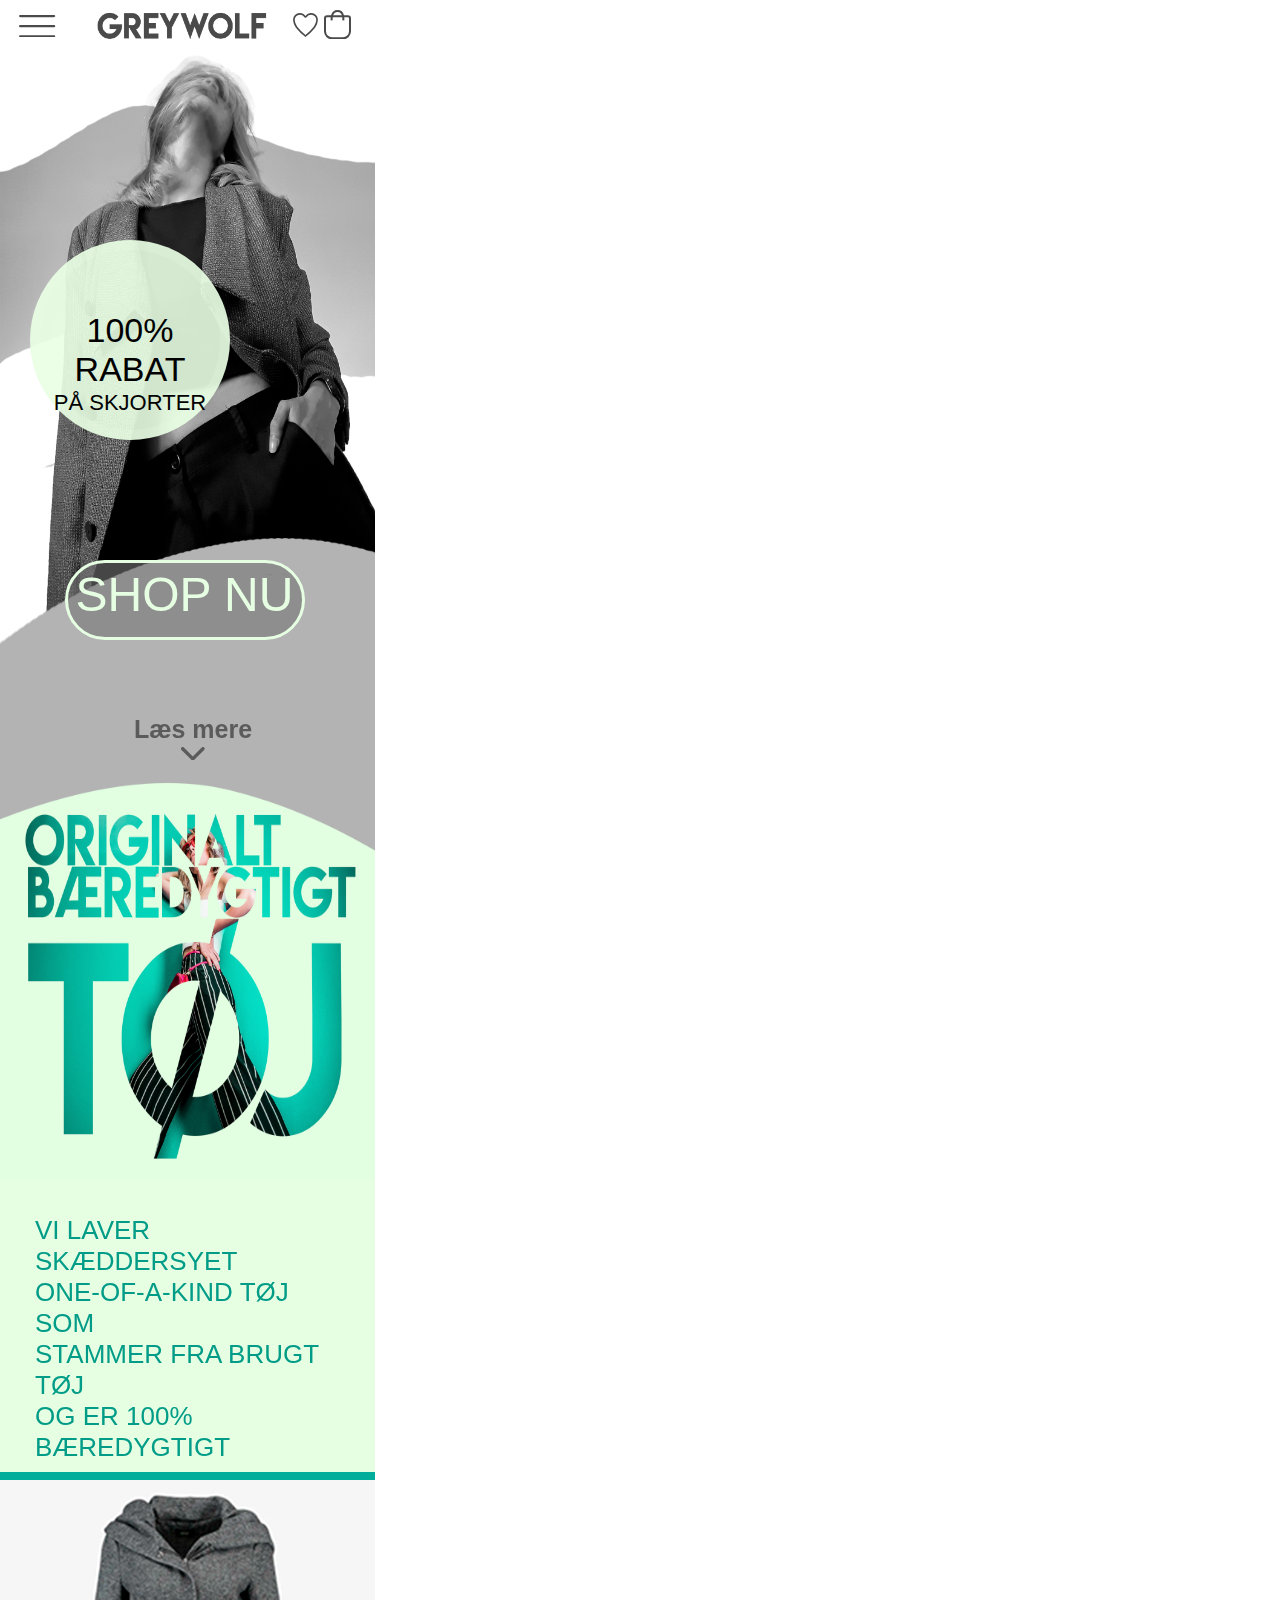
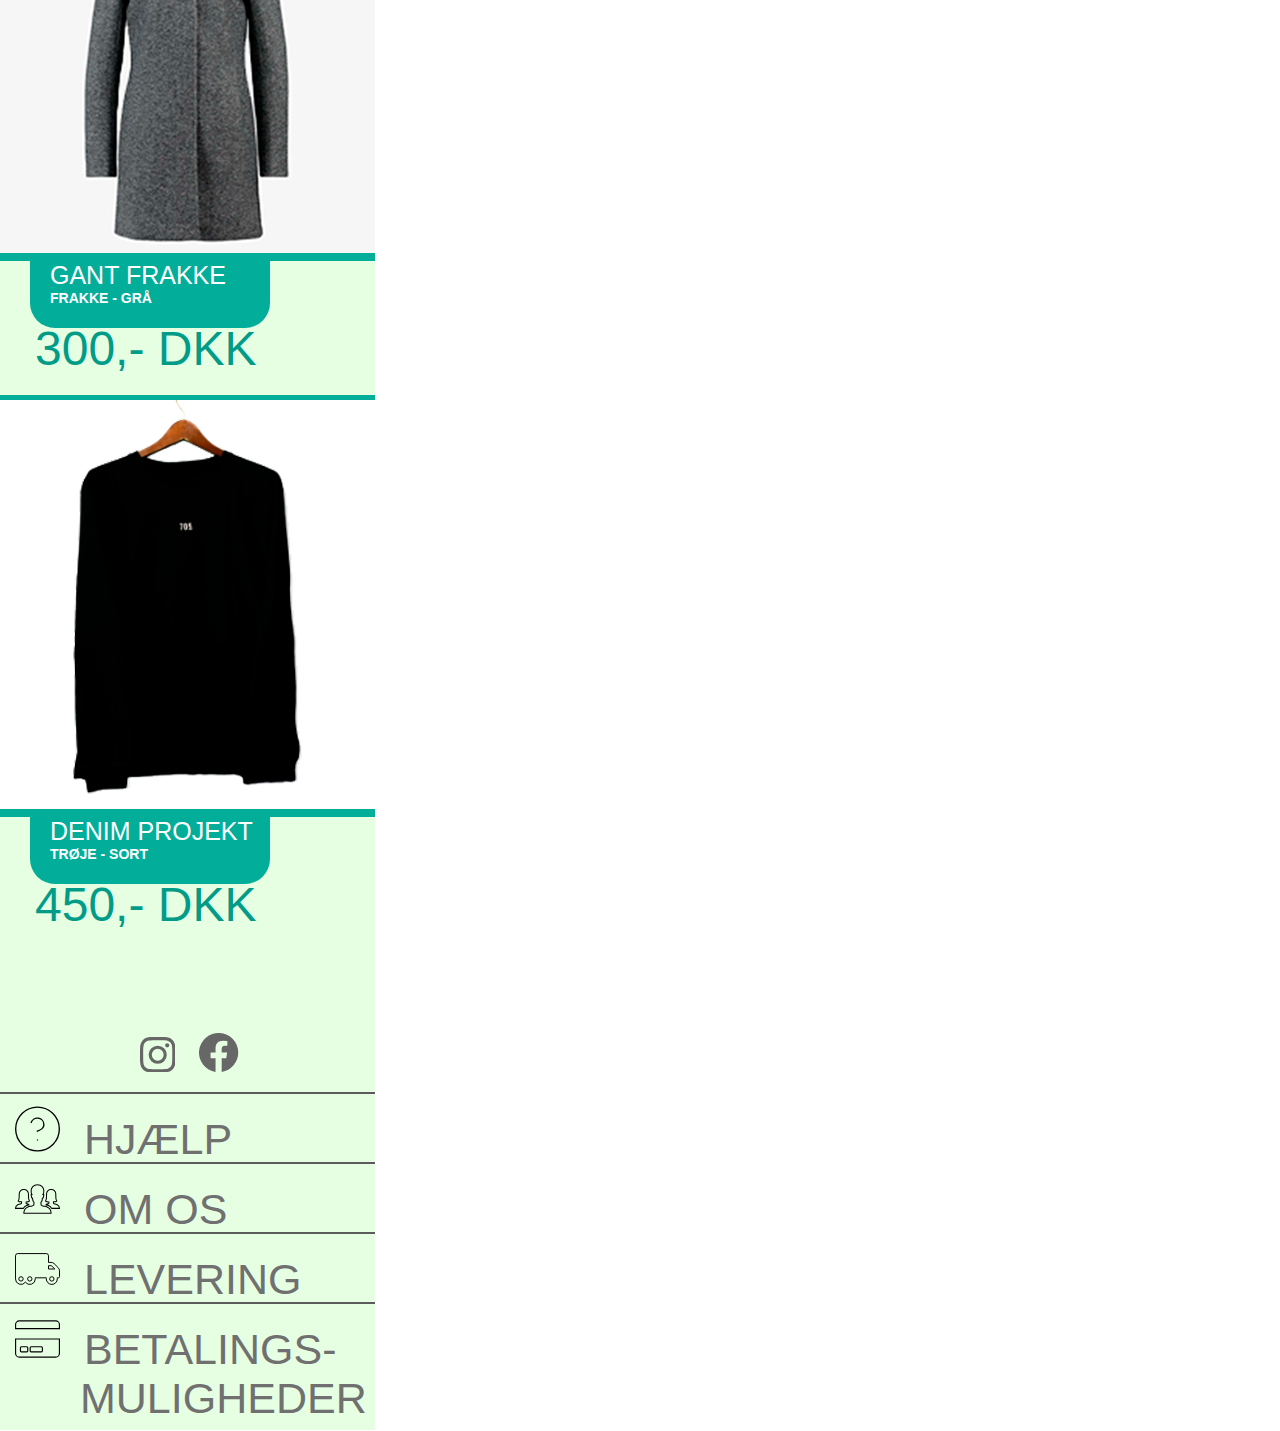
<file: GreyWolf/index.html>
﻿<!DOCTYPE html>

<html lang="en" xmlns="http://www.w3.org/1999/xhtml">
<head>
    <meta charset="utf-8" />
    <meta name="viewport" content="width=device-width, initial-scale=1.0">
    <link rel="stylesheet" href="Style/Style1.css" type="text/css">
    <link rel="icon" href="Images/icon.png" type="image/png">
    <script src="js/Scroll.js"></script>
    <title>Grey Wolf</title>
</head>
<body>
    <header>
        <nav>
            <ul>
                <li id="floatleft">
                    <a href=""><svg xmlns="http://www.w3.org/2000/svg" width="36.273" height="22.45" viewBox="0 0 36.273 22.45">
                        <g id="Icon_ionic-ios-menu" data-name="Icon ionic-ios-menu" transform="translate(-4.5 -10.125)">
                          <path id="Path_9" data-name="Path 9" d="M39.261,12.331H6.011c-.831,0-1.511-.5-1.511-1.1h0c0-.607.68-1.1,1.511-1.1h33.25c.831,0,1.511.5,1.511,1.1h0C40.773,11.834,40.092,12.331,39.261,12.331Z" fill="#4b4a4a"/>
                          <path id="Path_10" data-name="Path 10" d="M39.261,19.081H6.011c-.831,0-1.511-.5-1.511-1.1h0c0-.607.68-1.1,1.511-1.1h33.25c.831,0,1.511.5,1.511,1.1h0C40.773,18.584,40.092,19.081,39.261,19.081Z" transform="translate(0 3.372)" fill="#4b4a4a"/>
                          <path id="Path_11" data-name="Path 11" d="M39.261,25.831H6.011c-.831,0-1.511-.5-1.511-1.1h0c0-.607.68-1.1,1.511-1.1h33.25c.831,0,1.511.5,1.511,1.1h0C40.773,25.334,40.092,25.831,39.261,25.831Z" transform="translate(0 6.744)" fill="#4b4a4a"/>
                        </g>
                      </svg>
                      </a>
                </li>
                <li id="headerLogo">
                    <img src="Images/greywolflogo.png" alt="GWlogo">
                </li>
                <li>
                    <a href="about.html"><svg xmlns="http://www.w3.org/2000/svg" width="27" height="29.317" viewBox="0 0 27 29.317">
                        <g id="Group_1" data-name="Group 1" transform="translate(-82 -14.683)">
                          <g id="Rectangle_43" data-name="Rectangle 43" transform="translate(82 20)" fill="none" stroke="#4b4a4a" stroke-width="2">
                            <path d="M3,0H24a3,3,0,0,1,3,3V16a8,8,0,0,1-8,8H8a8,8,0,0,1-8-8V3A3,3,0,0,1,3,0Z" stroke="none"/>
                            <path d="M3,1H24a2,2,0,0,1,2,2V16a7,7,0,0,1-7,7H8a7,7,0,0,1-7-7V3A2,2,0,0,1,3,1Z" fill="none"/>
                          </g>
                          <path id="Path_12" data-name="Path 12" d="M915.728,26.114s-1.161-9.357,5.8-9.43,5.731,9.43,5.731,9.43" transform="translate(-826 -1)" fill="none" stroke="#4b4a4a" stroke-width="2"/>
                        </g>
                      </svg>
                      </a>
                </li>
                <li>
                    <a href="gallery.html"><svg xmlns="http://www.w3.org/2000/svg" width="24.96" height="24" viewBox="0 0 24.96 24">
                        <path id="Icon_ionic-ios-heart-empty" data-name="Icon ionic-ios-heart-empty" d="M21.615,3.938h-.06a6.827,6.827,0,0,0-5.7,3.12,6.827,6.827,0,0,0-5.7-3.12H10.1a6.784,6.784,0,0,0-6.72,6.78A14.605,14.605,0,0,0,6.243,18.68a50.26,50.26,0,0,0,9.612,9.258,50.26,50.26,0,0,0,9.612-9.258,14.605,14.605,0,0,0,2.868-7.962A6.784,6.784,0,0,0,21.615,3.938Zm2.5,13.752a46.02,46.02,0,0,1-8.256,8.136A46.088,46.088,0,0,1,7.6,17.683a12.944,12.944,0,0,1-2.544-6.966,5.091,5.091,0,0,1,5.052-5.094h.054a5.03,5.03,0,0,1,2.466.648,5.243,5.243,0,0,1,1.824,1.71,1.686,1.686,0,0,0,2.82,0A5.3,5.3,0,0,1,19.1,6.272a5.03,5.03,0,0,1,2.466-.648h.054a5.091,5.091,0,0,1,5.052,5.094A13.108,13.108,0,0,1,24.111,17.69Z" transform="translate(-3.375 -3.938)" fill="#4b4a4a"/>
                      </svg>
                      </a>
                </li>
            </ul>
        </nav>
    </header>
    
    <main id="mainFrontPage">
        <div class="imagebox">
            <section class="circle">
                <h2 id="paddingtop">100% RABAT</h2>
                <h3>PÅ SKJORTER</h3>
            </section>
        </div>

        <div class="imagebox2">
            <img src="Images/greengrayforside.png" alt="Bæredygtigt Tøj">
        </div>

        <a href="produktside.html" class="shopbutton">
              <h1>SHOP NU</h1>
        </a>    
        <article class="readmore">
            <h3 onclick="scrollIntoView()">Læs mere</h3>
            <svg xmlns="http://www.w3.org/2000/svg" width="23.616" height="13.503" viewBox="0 0 23.616 13.503">
                <path id="Icon_ionic-ios-arrow-down" data-name="Icon ionic-ios-arrow-down" d="M18,20.679l8.93-8.937a1.681,1.681,0,0,1,2.384,0,1.7,1.7,0,0,1,0,2.391L19.2,24.258a1.685,1.685,0,0,1-2.327.049L6.68,14.14a1.688,1.688,0,0,1,2.384-2.391Z" transform="translate(-6.188 -11.246)" fill="#5b5b5b"/>
              </svg>    
        </article>

        <div class="textfieldGreen" id="textfieldGreen1">
            <h3>VI LAVER SKÆDDERSYET<br>
            ONE-OF-A-KIND TØJ SOM<br>
            STAMMER FRA BRUGT TØJ<br>
            OG ER 100% BÆREDYGTIGT</h3>
            <h2>VILDT UDSALG</h2>
        </div>
        
        <div class="imagebox3">
            <img src="Images/greycoatForside.png" alt="DENIM PROJEKT">
        </div>

        <section class="offerBox" id="offerBox1">
            <h2>GANT FRAKKE</h2>
            <h3>FRAKKE - GRÅ</h3>
        </section>

        <article class="textfieldGreen" id="textfieldGreen2">
            <h2>300,- DKK</h2>
        </article>

        <div class="imagebox3" id="imagebox3top">
            <img src="Images/forsideproduct1.png" alt="DENIM PROJEKT">
        </div>

        <section class="offerBox" id="offerBox2">
            <h2>DENIM PROJEKT</h2>
            <h3>TRØJE - SORT</h3>
        </section>

        <section class="textfieldGreen" id="textfieldGreen3">
            <h2>450,- DKK</h2>
            <div class="socials">
                <ul>
                    <li>
                        <a href="#">
                            <svg xmlns="http://www.w3.org/2000/svg" width="35.461" height="35.453" viewBox="0 0 35.461 35.453">
                                <path id="Icon_awesome-instagram" data-name="Icon awesome-instagram" d="M17.729,10.874a9.09,9.09,0,1,0,9.09,9.09A9.075,9.075,0,0,0,17.729,10.874Zm0,15a5.909,5.909,0,1,1,5.909-5.909,5.92,5.92,0,0,1-5.909,5.909ZM29.31,10.5a2.12,2.12,0,1,1-2.12-2.12A2.115,2.115,0,0,1,29.31,10.5Zm6.02,2.152c-.134-2.84-.783-5.356-2.864-7.428S27.879,2.5,25.039,2.362c-2.927-.166-11.7-.166-14.627,0-2.832.134-5.348.783-7.428,2.856S.262,9.806.119,12.646c-.166,2.927-.166,11.7,0,14.627C.254,30.114.9,32.629,2.983,34.7s4.588,2.721,7.428,2.864c2.927.166,11.7.166,14.627,0,2.84-.134,5.356-.783,7.428-2.864s2.721-4.588,2.864-7.428c.166-2.927.166-11.692,0-14.619Zm-3.781,17.76a5.983,5.983,0,0,1-3.37,3.37c-2.334.926-7.871.712-10.45.712S9.6,34.7,7.279,33.784a5.983,5.983,0,0,1-3.37-3.37c-.926-2.334-.712-7.871-.712-10.45s-.206-8.124.712-10.45a5.983,5.983,0,0,1,3.37-3.37c2.334-.926,7.871-.712,10.45-.712s8.124-.206,10.45.712a5.983,5.983,0,0,1,3.37,3.37c.926,2.334.712,7.871.712,10.45S32.475,28.088,31.549,30.414Z" transform="translate(0.005 -2.238)" fill="#676767"/>
                            </svg>
                        </a>                          
                    </li>
                    <li>
                        <a href="#">
                            <svg xmlns="http://www.w3.org/2000/svg" width="39.238" height="39.001" viewBox="0 0 39.238 39.001">
                                <path id="Icon_awesome-facebook" data-name="Icon awesome-facebook" d="M39.8,20.181A19.619,19.619,0,1,0,17.116,39.563V25.853H12.132V20.181h4.984V15.859c0-4.917,2.927-7.632,7.41-7.632a30.193,30.193,0,0,1,4.392.383v4.826H26.444c-2.437,0-3.2,1.513-3.2,3.064v3.683h5.441l-.87,5.671H23.247v13.71A19.626,19.626,0,0,0,39.8,20.181Z" transform="translate(-0.563 -0.563)" fill="#676767"/>
                            </svg>
                        </a>                          
                    </li>
                </ul>
            </div>
        </section>

    </main>
    <footer id="footerFrontpage">
        <ol>
            <li>
                <svg xmlns="http://www.w3.org/2000/svg" width="44.444" height="44.444" viewBox="0 0 33.444 33.444">
                    <g id="Icon_feather-help-circle" data-name="Icon feather-help-circle" transform="translate(-2.5 -2.5)">
                      <path id="Path_30" data-name="Path 30" d="M35.444,19.222A16.222,16.222,0,1,1,19.222,3,16.222,16.222,0,0,1,35.444,19.222Z" fill="none" stroke="#000" stroke-linecap="round" stroke-linejoin="round" stroke-width="1"/>
                      <path id="Path_31" data-name="Path 31" d="M13.635,13.745a4.867,4.867,0,0,1,9.458,1.622c0,3.244-4.867,4.867-4.867,4.867" transform="translate(0.867 0.611)" fill="none" stroke="#000" stroke-linecap="round" stroke-linejoin="round" stroke-width="1"/>
                      <path id="Path_32" data-name="Path 32" d="M18,25.5h0" transform="translate(1.222 1.833)" fill="none" stroke="#000" stroke-linecap="round" stroke-linejoin="round" stroke-width="1"/>
                    </g>
                  </svg>
                <h2>HJÆLP</h2>                      
            </li>
            <li>
                <svg xmlns="http://www.w3.org/2000/svg" width="43.422" height="28.569" viewBox="0 0 43.422 28.569">
                    <g id="Icon_ionic-ios-people" data-name="Icon ionic-ios-people" transform="translate(-1.715 -7.249)">
                      <path id="Path_33" data-name="Path 33" d="M30.168,28.959c-1.058-.378-2.787-.4-3.552-.69a5.019,5.019,0,0,1-1.644-.765,10.158,10.158,0,0,1-.274-2.693,4.35,4.35,0,0,0,.935-1.323,14.7,14.7,0,0,0,.454-2.6s.624.265.869-.983c.208-1.077.6-1.644.5-2.438s-.548-.6-.548-.6.548-.8.548-3.534c0-2.816-2.126-5.584-6.1-5.584s-6.113,2.778-6.113,5.584c0,2.73.539,3.534.539,3.534s-.444-.189-.548.6.283,1.361.5,2.438c.246,1.257.869.983.869.983a14.843,14.843,0,0,0,.454,2.6,4.35,4.35,0,0,0,.935,1.323,10.158,10.158,0,0,1-.274,2.693,4.83,4.83,0,0,1-1.644.756c-.756.293-2.485.331-3.552.709a6.668,6.668,0,0,0-4.327,6.349H34.485A6.655,6.655,0,0,0,30.168,28.959Z" transform="translate(2.054)" fill="none" stroke="#000" stroke-width="1"/>
                      <path id="Path_34" data-name="Path 34" d="M12.466,23.169s2.258-.076,3.156-.879c-1.464-2.22-.671-4.809-.973-7.228a3.986,3.986,0,0,0-4.412-3.855H10.2a4,4,0,0,0-4.374,3.855c-.3,2.409.539,5.291-.964,7.228.9.813,3.165.784,3.165.784h0a4.785,4.785,0,0,1-.094,1.587,2.386,2.386,0,0,1-1.134.52,21.922,21.922,0,0,0-2.447.68,3.978,3.978,0,0,0-2.135,3.515H9.8a6.788,6.788,0,0,1,3.023-2.816,6.344,6.344,0,0,1,2.334-.491s.359-.567-.822-.784a8.054,8.054,0,0,1-1.814-.633C12.343,24.445,12.466,23.169,12.466,23.169Z" transform="translate(0 1.189)" fill="none" stroke="#000" stroke-width="1"/>
                      <path id="Path_35" data-name="Path 35" d="M26.963,23.169s-2.258-.076-3.156-.879c1.464-2.22.671-4.809.973-7.228a3.986,3.986,0,0,1,4.412-3.855h.038a4,4,0,0,1,4.374,3.855c.3,2.409-.539,5.291.964,7.228-.9.813-3.165.784-3.165.784h0a4.785,4.785,0,0,0,.094,1.587,2.386,2.386,0,0,0,1.134.52,21.922,21.922,0,0,1,2.447.68,3.978,3.978,0,0,1,2.135,3.515H29.628A6.788,6.788,0,0,0,26.6,26.561a6.344,6.344,0,0,0-2.334-.491s-.359-.567.822-.784a8.054,8.054,0,0,0,1.814-.633C27.086,24.445,26.963,23.169,26.963,23.169Z" transform="translate(7.422 1.189)" fill="none" stroke="#000" stroke-width="1"/>
                    </g>
                  </svg>                      
                <h2>OM OS</h2>
            </li>
            <li>
                <svg xmlns="http://www.w3.org/2000/svg" width="46" height="32.5" viewBox="0 0 46 32.5">
                    <path id="Icon_awesome-truck-moving" data-name="Icon awesome-truck-moving" d="M43.685,16.685l-4.113-4.113a4.5,4.5,0,0,0-3.185-1.315H33.75V4.5A2.248,2.248,0,0,0,31.5,2.25H2.25A2.248,2.248,0,0,0,0,4.5V28.125a5.611,5.611,0,0,0,10.125,3.347A5.611,5.611,0,0,0,20.25,28.125,5.926,5.926,0,0,0,20.138,27H31.613a5.4,5.4,0,0,0-.112,1.125,5.625,5.625,0,1,0,11.25,0A5.926,5.926,0,0,0,42.638,27h1.237A1.128,1.128,0,0,0,45,25.875V19.863A4.485,4.485,0,0,0,43.685,16.685ZM5.625,30.375a2.25,2.25,0,1,1,2.25-2.25A2.257,2.257,0,0,1,5.625,30.375Zm9,0a2.25,2.25,0,1,1,2.25-2.25A2.257,2.257,0,0,1,14.625,30.375ZM33.75,14.625h2.637a1.117,1.117,0,0,1,.795.33L40.226,18H33.75Zm3.375,15.75a2.25,2.25,0,1,1,2.25-2.25A2.257,2.257,0,0,1,37.125,30.375Z" transform="translate(0.5 -1.75)" fill="none" stroke="#000" stroke-width="1"/>
                  </svg>                      
                <h2>LEVERING</h2>
            </li>
            <li id="footer4li">
                <svg xmlns="http://www.w3.org/2000/svg" width="38.85" height="32.205" viewBox="0 0 38.85 32.205">
                    <path id="Icon_awesome-credit-card" data-name="Icon awesome-credit-card" d="M0,30.112a3.254,3.254,0,0,0,3.154,3.343H34.7a3.254,3.254,0,0,0,3.154-3.343V17.853H0Zm12.617-4.737a.816.816,0,0,1,.789-.836h8.937a.816.816,0,0,1,.789.836v2.786a.816.816,0,0,1-.789.836H13.405a.816.816,0,0,1-.789-.836Zm-8.411,0a.816.816,0,0,1,.789-.836H9.725a.816.816,0,0,1,.789.836v2.786A.816.816,0,0,1,9.725,29H4.994a.816.816,0,0,1-.789-.836ZM37.85,5.593V8.937H0V5.593A3.254,3.254,0,0,1,3.154,2.25H34.7A3.254,3.254,0,0,1,37.85,5.593Z" transform="translate(0.5 -1.75)" fill="none" stroke="#000" stroke-width="1"/>
                  </svg>                      
                <h2>BETALINGS-</h2>
                <h2 id="linechange">MULIGHEDER</h2>
            </li>
        </ol>
    </footer>

</body>
</html>
</file>
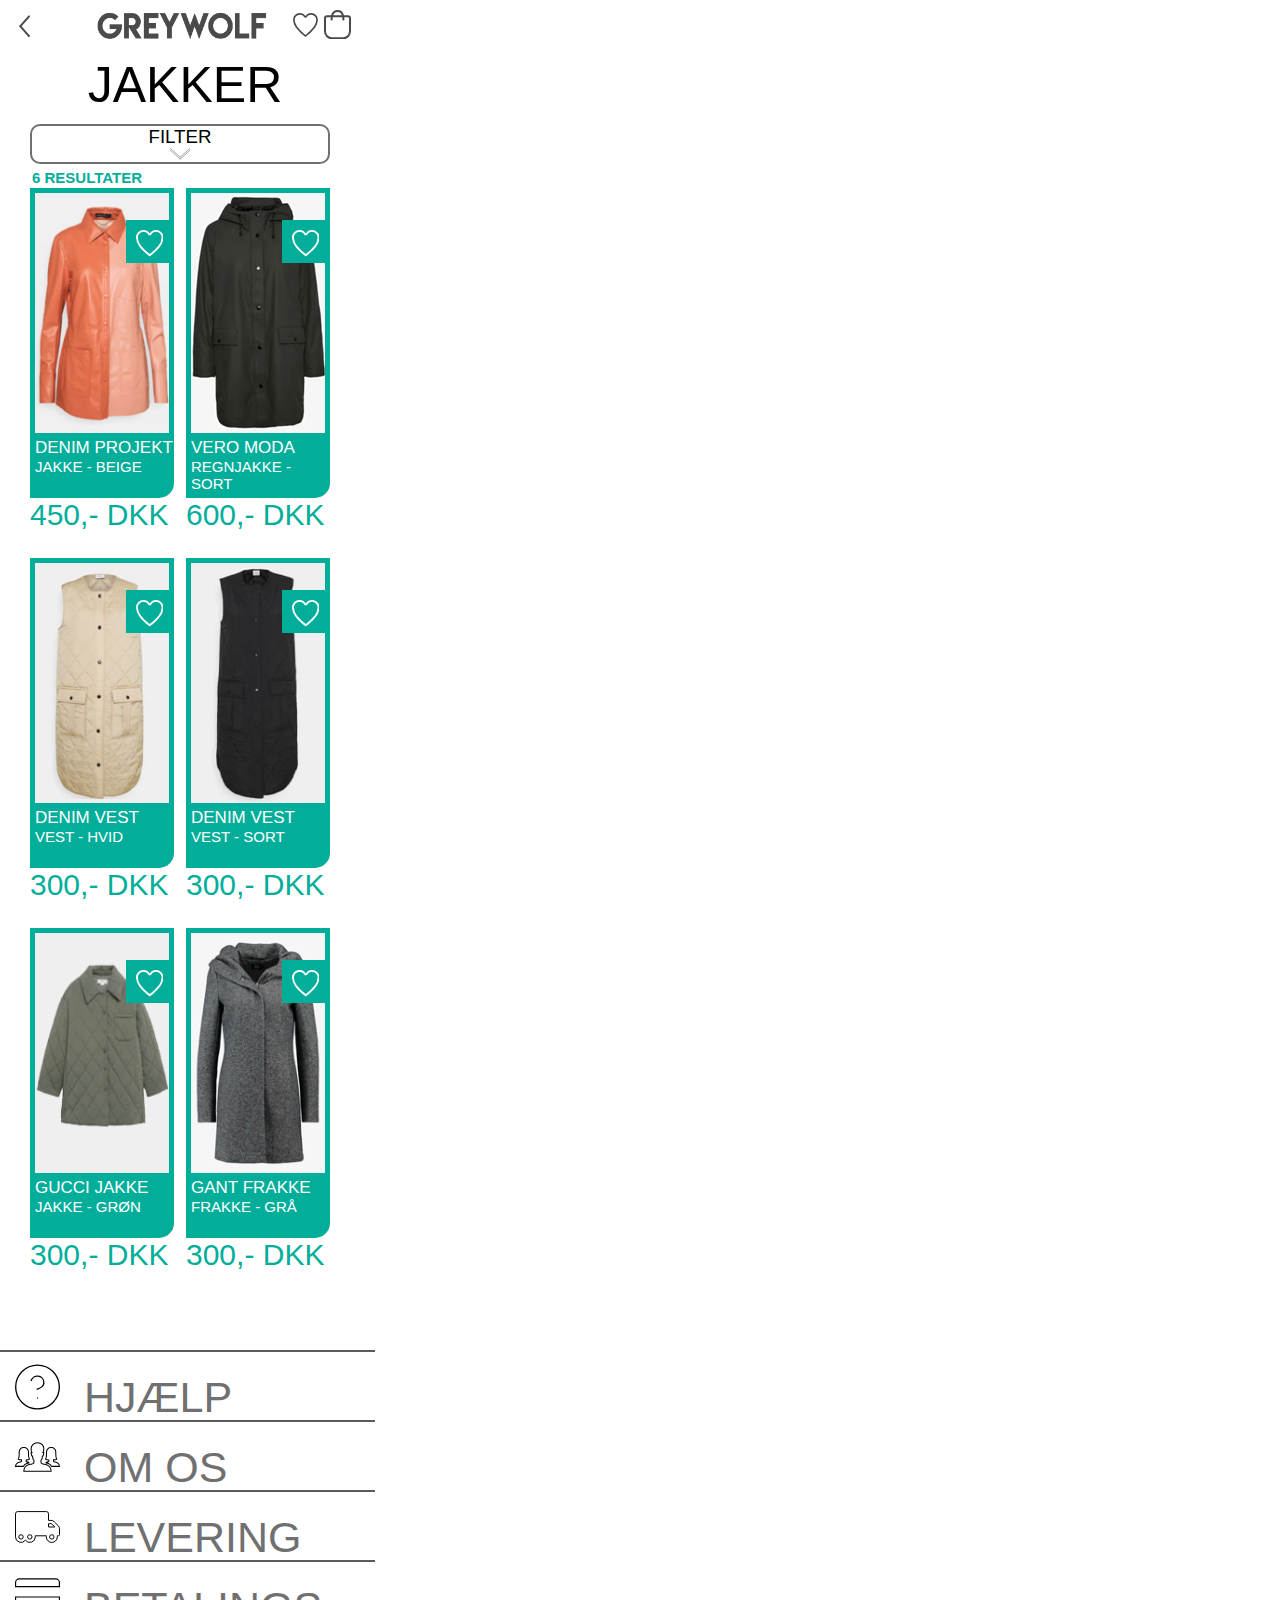
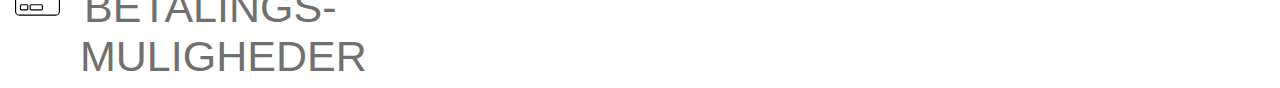
<file: GreyWolf/products.html>
<!DOCTYPE html>

<html lang="en" xmlns="http://www.w3.org/1999/xhtml">
<head>
    <meta charset="utf-8" />
    <meta name="viewport" content="width=device-width, initial-scale=1.0">
    <link rel="stylesheet" href="Style/Style1.css" type="text/css">
    <link rel="icon" href="Images/icon.png" type="image/png">
    <script src="js/Scroll.js"></script>
    <title>Grey Wolf - Denim Jakke</title>
</head>
<body>
    <header class="headerProcuts">
        <nav>
            <ul>
                <li id="floatleft">
                    <a href="produktside.html"><svg xmlns="http://www.w3.org/2000/svg" width="11.464" height="22.515" viewBox="0 0 11.464 22.515">
                        <g id="Group_41" data-name="Group 41" transform="translate(2546.804 -384.088) rotate(90)">
                          <line data-name="Line 1" x2="9.767" y2="8.641" transform="translate(385.5 2536.751)" fill="none" stroke="#4b4a4a" stroke-linecap="round" stroke-width="2"/>
                          <line data-name="Line 2" x1="9.767" y2="8.641" transform="translate(395.425 2536.751)" fill="none" stroke="#4b4a4a" stroke-linecap="round" stroke-width="2"/>
                        </g>
                      </svg>                      
                      </a>
                </li>
                <li id="headerLogo">
                    <a href="index.html"><img src="Images/greywolflogo.png" alt="GWlogo"></a>
                </li>
                <li>
                    <a href="about.html"><svg xmlns="http://www.w3.org/2000/svg" width="27" height="29.317" viewBox="0 0 27 29.317">
                        <g id="Group_1" data-name="Group 1" transform="translate(-82 -14.683)">
                          <g id="Rectangle_43" data-name="Rectangle 43" transform="translate(82 20)" fill="none" stroke="#4b4a4a" stroke-width="2">
                            <path d="M3,0H24a3,3,0,0,1,3,3V16a8,8,0,0,1-8,8H8a8,8,0,0,1-8-8V3A3,3,0,0,1,3,0Z" stroke="none"/>
                            <path d="M3,1H24a2,2,0,0,1,2,2V16a7,7,0,0,1-7,7H8a7,7,0,0,1-7-7V3A2,2,0,0,1,3,1Z" fill="none"/>
                          </g>
                          <path id="Path_12" data-name="Path 12" d="M915.728,26.114s-1.161-9.357,5.8-9.43,5.731,9.43,5.731,9.43" transform="translate(-826 -1)" fill="none" stroke="#4b4a4a" stroke-width="2"/>
                        </g>
                      </svg>
                      </a>
                </li>
                <li>
                    <a href="gallery.html"><svg xmlns="http://www.w3.org/2000/svg" width="24.96" height="24" viewBox="0 0 24.96 24">
                        <path  data-name="Icon ionic-ios-heart-empty" d="M21.615,3.938h-.06a6.827,6.827,0,0,0-5.7,3.12,6.827,6.827,0,0,0-5.7-3.12H10.1a6.784,6.784,0,0,0-6.72,6.78A14.605,14.605,0,0,0,6.243,18.68a50.26,50.26,0,0,0,9.612,9.258,50.26,50.26,0,0,0,9.612-9.258,14.605,14.605,0,0,0,2.868-7.962A6.784,6.784,0,0,0,21.615,3.938Zm2.5,13.752a46.02,46.02,0,0,1-8.256,8.136A46.088,46.088,0,0,1,7.6,17.683a12.944,12.944,0,0,1-2.544-6.966,5.091,5.091,0,0,1,5.052-5.094h.054a5.03,5.03,0,0,1,2.466.648,5.243,5.243,0,0,1,1.824,1.71,1.686,1.686,0,0,0,2.82,0A5.3,5.3,0,0,1,19.1,6.272a5.03,5.03,0,0,1,2.466-.648h.054a5.091,5.091,0,0,1,5.052,5.094A13.108,13.108,0,0,1,24.111,17.69Z" transform="translate(-3.375 -3.938)" fill="#4b4a4a"/>
                      </svg>
                      </a>
                </li>
            </ul>
        </nav>
    </header>
    
    <main id="mainProducts">
        <section class="CategoryTitle">
            <h1>
                JAKKER
            </h1>
            <article class="CategoryFilter">
                <h3>
                    FILTER<br>
                </h3>
                <svg xmlns="http://www.w3.org/2000/svg" width="20.397" height="11.346" viewBox="0 0 20.397 11.346">
                    <g id="Group_84" data-name="Group 84" transform="translate(-203.801 -139.327)">
                      <g id="Group_49" data-name="Group 49" transform="translate(-181.346 -2395.072)">
                        <line data-name="Line 1" x2="9.767" y2="8.641" transform="translate(385.5 2536.751)" fill="none" stroke="#4b4a4a" stroke-linecap="round" stroke-width="0.5"/>
                        <line data-name="Line 2" x1="9.767" y2="8.641" transform="translate(395.425 2536.751)" fill="none" stroke="#4b4a4a" stroke-linecap="round" stroke-width="0.5"/>
                      </g>
                      <g id="Group_50" data-name="Group 50" transform="translate(-181.346 -2397.072)">
                        <line data-name="Line 1" x2="9.767" y2="8.641" transform="translate(385.5 2536.751)" fill="none" stroke="#4b4a4a" stroke-linecap="round" stroke-width="0.5"/>
                        <line data-name="Line 2" x1="9.767" y2="8.641" transform="translate(395.425 2536.751)" fill="none" stroke="#4b4a4a" stroke-linecap="round" stroke-width="0.5"/>
                      </g>
                    </g>
                  </svg>                  
            </article>
        </section>

        <section class="Products">
                <h3>
                    6 RESULTATER
                </h3>  
            <div class="ProductsContentLeft">
                <div class="heartBox">
                    <svg xmlns="http://www.w3.org/2000/svg" width="27.486" height="26.429" viewBox="0 0 27.486 26.429">
                        <path  data-name="Icon ionic-ios-heart-empty" d="M23.461,3.938h-.066a7.518,7.518,0,0,0-6.277,3.436,7.518,7.518,0,0,0-6.277-3.436h-.066a7.47,7.47,0,0,0-7.4,7.466,16.083,16.083,0,0,0,3.158,8.768c3.978,5.438,10.585,10.195,10.585,10.195S23.725,25.609,27.7,20.171A16.083,16.083,0,0,0,30.861,11.4,7.47,7.47,0,0,0,23.461,3.938Zm2.749,15.144a50.677,50.677,0,0,1-9.091,8.959,50.752,50.752,0,0,1-9.091-8.966,14.254,14.254,0,0,1-2.8-7.671,5.606,5.606,0,0,1,5.563-5.609h.059a5.539,5.539,0,0,1,2.716.714,5.773,5.773,0,0,1,2.009,1.883,1.856,1.856,0,0,0,3.105,0,5.831,5.831,0,0,1,2.009-1.883A5.539,5.539,0,0,1,23.4,5.794h.059A5.606,5.606,0,0,1,29.024,11.4,14.434,14.434,0,0,1,26.209,19.081Z" transform="translate(-3.375 -3.938)" fill="#fff"/>
                      </svg>
                      
                </div>
                <a href="productsCoats.html">
                    <img src="Images/denimcoatProducts.png" alt="DENIM JAKKE">
                </a>

            </div>
            <div class="ProductsContent">
                <div class="heartBox">
                    <svg xmlns="http://www.w3.org/2000/svg" width="27.486" height="26.429" viewBox="0 0 27.486 26.429">
                        <path  data-name="Icon ionic-ios-heart-empty" d="M23.461,3.938h-.066a7.518,7.518,0,0,0-6.277,3.436,7.518,7.518,0,0,0-6.277-3.436h-.066a7.47,7.47,0,0,0-7.4,7.466,16.083,16.083,0,0,0,3.158,8.768c3.978,5.438,10.585,10.195,10.585,10.195S23.725,25.609,27.7,20.171A16.083,16.083,0,0,0,30.861,11.4,7.47,7.47,0,0,0,23.461,3.938Zm2.749,15.144a50.677,50.677,0,0,1-9.091,8.959,50.752,50.752,0,0,1-9.091-8.966,14.254,14.254,0,0,1-2.8-7.671,5.606,5.606,0,0,1,5.563-5.609h.059a5.539,5.539,0,0,1,2.716.714,5.773,5.773,0,0,1,2.009,1.883,1.856,1.856,0,0,0,3.105,0,5.831,5.831,0,0,1,2.009-1.883A5.539,5.539,0,0,1,23.4,5.794h.059A5.606,5.606,0,0,1,29.024,11.4,14.434,14.434,0,0,1,26.209,19.081Z" transform="translate(-3.375 -3.938)" fill="#fff"/>
                      </svg>
                      
                </div>
                <img src="Images/veromodaProducts.png" alt="SORT JAKKE">
            </div>
            <article class="infoBoxGreenLeft">
                <a href="productsCoats.html">
                    <h2>
                        DENIM PROJEKT
                    </h2>
                    <h3>
                        JAKKE - BEIGE
                    </h3>
                </a>
            </article>

            <article class="infoBoxGreen">
                <h2>
                    VERO MODA
                </h2>
                <h3>
                    REGNJAKKE - SORT
                </h3>
            </article>

            <article class="price2left">
                <h2>450,- DKK</h2>
            </article>

            <article class="price2">
                <h2>600,- DKK</h2>
            </article>

            <div class="ProductsContentLeft">
                <div class="heartBox">
                    <svg xmlns="http://www.w3.org/2000/svg" width="27.486" height="26.429" viewBox="0 0 27.486 26.429">
                        <path  data-name="Icon ionic-ios-heart-empty" d="M23.461,3.938h-.066a7.518,7.518,0,0,0-6.277,3.436,7.518,7.518,0,0,0-6.277-3.436h-.066a7.47,7.47,0,0,0-7.4,7.466,16.083,16.083,0,0,0,3.158,8.768c3.978,5.438,10.585,10.195,10.585,10.195S23.725,25.609,27.7,20.171A16.083,16.083,0,0,0,30.861,11.4,7.47,7.47,0,0,0,23.461,3.938Zm2.749,15.144a50.677,50.677,0,0,1-9.091,8.959,50.752,50.752,0,0,1-9.091-8.966,14.254,14.254,0,0,1-2.8-7.671,5.606,5.606,0,0,1,5.563-5.609h.059a5.539,5.539,0,0,1,2.716.714,5.773,5.773,0,0,1,2.009,1.883,1.856,1.856,0,0,0,3.105,0,5.831,5.831,0,0,1,2.009-1.883A5.539,5.539,0,0,1,23.4,5.794h.059A5.606,5.606,0,0,1,29.024,11.4,14.434,14.434,0,0,1,26.209,19.081Z" transform="translate(-3.375 -3.938)" fill="#fff"/>
                      </svg>
                      
                </div>
                    <img src="Images/whitecoatProducts.png" alt="HVID FRAKKE">

            </div>
            <div class="ProductsContent">
                <div class="heartBox">
                    <svg xmlns="http://www.w3.org/2000/svg" width="27.486" height="26.429" viewBox="0 0 27.486 26.429">
                        <path  data-name="Icon ionic-ios-heart-empty" d="M23.461,3.938h-.066a7.518,7.518,0,0,0-6.277,3.436,7.518,7.518,0,0,0-6.277-3.436h-.066a7.47,7.47,0,0,0-7.4,7.466,16.083,16.083,0,0,0,3.158,8.768c3.978,5.438,10.585,10.195,10.585,10.195S23.725,25.609,27.7,20.171A16.083,16.083,0,0,0,30.861,11.4,7.47,7.47,0,0,0,23.461,3.938Zm2.749,15.144a50.677,50.677,0,0,1-9.091,8.959,50.752,50.752,0,0,1-9.091-8.966,14.254,14.254,0,0,1-2.8-7.671,5.606,5.606,0,0,1,5.563-5.609h.059a5.539,5.539,0,0,1,2.716.714,5.773,5.773,0,0,1,2.009,1.883,1.856,1.856,0,0,0,3.105,0,5.831,5.831,0,0,1,2.009-1.883A5.539,5.539,0,0,1,23.4,5.794h.059A5.606,5.606,0,0,1,29.024,11.4,14.434,14.434,0,0,1,26.209,19.081Z" transform="translate(-3.375 -3.938)" fill="#fff"/>
                      </svg>
                      
                </div>
                <img src="Images/blackcoatProducts.png" alt="SORT FRAKKE">
            </div>
            <article class="infoBoxGreenLeft">
                    <h2>
                        DENIM VEST
                    </h2>
                    <h3>
                        VEST - HVID
                    </h3>
            </article>

            <article class="infoBoxGreen">
                <h2>
                    DENIM VEST
                </h2>
                <h3>
                    VEST - SORT
                </h3>
            </article>

            <article class="price2left">
                <h2>300,- DKK</h2>
            </article>

            <article class="price2">
                <h2>300,- DKK</h2>
            </article>

            
            <div class="ProductsContentLeft">
                <div class="heartBox">
                    <svg xmlns="http://www.w3.org/2000/svg" width="27.486" height="26.429" viewBox="0 0 27.486 26.429">
                        <path  data-name="Icon ionic-ios-heart-empty" d="M23.461,3.938h-.066a7.518,7.518,0,0,0-6.277,3.436,7.518,7.518,0,0,0-6.277-3.436h-.066a7.47,7.47,0,0,0-7.4,7.466,16.083,16.083,0,0,0,3.158,8.768c3.978,5.438,10.585,10.195,10.585,10.195S23.725,25.609,27.7,20.171A16.083,16.083,0,0,0,30.861,11.4,7.47,7.47,0,0,0,23.461,3.938Zm2.749,15.144a50.677,50.677,0,0,1-9.091,8.959,50.752,50.752,0,0,1-9.091-8.966,14.254,14.254,0,0,1-2.8-7.671,5.606,5.606,0,0,1,5.563-5.609h.059a5.539,5.539,0,0,1,2.716.714,5.773,5.773,0,0,1,2.009,1.883,1.856,1.856,0,0,0,3.105,0,5.831,5.831,0,0,1,2.009-1.883A5.539,5.539,0,0,1,23.4,5.794h.059A5.606,5.606,0,0,1,29.024,11.4,14.434,14.434,0,0,1,26.209,19.081Z" transform="translate(-3.375 -3.938)" fill="#fff"/>
                      </svg>
                      
                </div>
                    <img src="Images/greencoatProducts.png" alt="GRØN JAKKE">

            </div>
            <div class="ProductsContent">
                <div class="heartBox">
                    <svg xmlns="http://www.w3.org/2000/svg" width="27.486" height="26.429" viewBox="0 0 27.486 26.429">
                        <path  data-name="Icon ionic-ios-heart-empty" d="M23.461,3.938h-.066a7.518,7.518,0,0,0-6.277,3.436,7.518,7.518,0,0,0-6.277-3.436h-.066a7.47,7.47,0,0,0-7.4,7.466,16.083,16.083,0,0,0,3.158,8.768c3.978,5.438,10.585,10.195,10.585,10.195S23.725,25.609,27.7,20.171A16.083,16.083,0,0,0,30.861,11.4,7.47,7.47,0,0,0,23.461,3.938Zm2.749,15.144a50.677,50.677,0,0,1-9.091,8.959,50.752,50.752,0,0,1-9.091-8.966,14.254,14.254,0,0,1-2.8-7.671,5.606,5.606,0,0,1,5.563-5.609h.059a5.539,5.539,0,0,1,2.716.714,5.773,5.773,0,0,1,2.009,1.883,1.856,1.856,0,0,0,3.105,0,5.831,5.831,0,0,1,2.009-1.883A5.539,5.539,0,0,1,23.4,5.794h.059A5.606,5.606,0,0,1,29.024,11.4,14.434,14.434,0,0,1,26.209,19.081Z" transform="translate(-3.375 -3.938)" fill="#fff"/>
                      </svg>
                      
                </div>
                <img src="Images/greycoatProducts.png" alt="GRÅ JAKKE">
            </div>
            <article class="infoBoxGreenLeft">
                <a href="productsCoats.html">
                    <h2>
                        GUCCI JAKKE
                    </h2>
                    <h3>
                        JAKKE - GRØN
                    </h3>
                </a>
            </article>

            <article class="infoBoxGreen">
                <h2>
                    GANT FRAKKE
                </h2>
                <h3>
                    FRAKKE - GRÅ
                </h3>
            </article>

            <article class="price2left">
                <h2>300,- DKK</h2>
            </article>

            <article class="price2">
                <h2>300,- DKK</h2>
            </article>
            

        </section>


    </main>

    <footer id="footerProducts"> 
        <ol>
            <li>
                <svg xmlns="http://www.w3.org/2000/svg" width="44.444" height="44.444" viewBox="0 0 33.444 33.444">
                    <g id="Icon_feather-help-circle" data-name="Icon feather-help-circle" transform="translate(-2.5 -2.5)">
                      <path id="Path_30" data-name="Path 30" d="M35.444,19.222A16.222,16.222,0,1,1,19.222,3,16.222,16.222,0,0,1,35.444,19.222Z" fill="none" stroke="#000" stroke-linecap="round" stroke-linejoin="round" stroke-width="1"/>
                      <path id="Path_31" data-name="Path 31" d="M13.635,13.745a4.867,4.867,0,0,1,9.458,1.622c0,3.244-4.867,4.867-4.867,4.867" transform="translate(0.867 0.611)" fill="none" stroke="#000" stroke-linecap="round" stroke-linejoin="round" stroke-width="1"/>
                      <path id="Path_32" data-name="Path 32" d="M18,25.5h0" transform="translate(1.222 1.833)" fill="none" stroke="#000" stroke-linecap="round" stroke-linejoin="round" stroke-width="1"/>
                    </g>
                  </svg>
                <h2>HJÆLP</h2>                      
            </li>
            <li>
                <svg xmlns="http://www.w3.org/2000/svg" width="43.422" height="28.569" viewBox="0 0 43.422 28.569">
                    <g id="Icon_ionic-ios-people" data-name="Icon ionic-ios-people" transform="translate(-1.715 -7.249)">
                      <path id="Path_33" data-name="Path 33" d="M30.168,28.959c-1.058-.378-2.787-.4-3.552-.69a5.019,5.019,0,0,1-1.644-.765,10.158,10.158,0,0,1-.274-2.693,4.35,4.35,0,0,0,.935-1.323,14.7,14.7,0,0,0,.454-2.6s.624.265.869-.983c.208-1.077.6-1.644.5-2.438s-.548-.6-.548-.6.548-.8.548-3.534c0-2.816-2.126-5.584-6.1-5.584s-6.113,2.778-6.113,5.584c0,2.73.539,3.534.539,3.534s-.444-.189-.548.6.283,1.361.5,2.438c.246,1.257.869.983.869.983a14.843,14.843,0,0,0,.454,2.6,4.35,4.35,0,0,0,.935,1.323,10.158,10.158,0,0,1-.274,2.693,4.83,4.83,0,0,1-1.644.756c-.756.293-2.485.331-3.552.709a6.668,6.668,0,0,0-4.327,6.349H34.485A6.655,6.655,0,0,0,30.168,28.959Z" transform="translate(2.054)" fill="none" stroke="#000" stroke-width="1"/>
                      <path id="Path_34" data-name="Path 34" d="M12.466,23.169s2.258-.076,3.156-.879c-1.464-2.22-.671-4.809-.973-7.228a3.986,3.986,0,0,0-4.412-3.855H10.2a4,4,0,0,0-4.374,3.855c-.3,2.409.539,5.291-.964,7.228.9.813,3.165.784,3.165.784h0a4.785,4.785,0,0,1-.094,1.587,2.386,2.386,0,0,1-1.134.52,21.922,21.922,0,0,0-2.447.68,3.978,3.978,0,0,0-2.135,3.515H9.8a6.788,6.788,0,0,1,3.023-2.816,6.344,6.344,0,0,1,2.334-.491s.359-.567-.822-.784a8.054,8.054,0,0,1-1.814-.633C12.343,24.445,12.466,23.169,12.466,23.169Z" transform="translate(0 1.189)" fill="none" stroke="#000" stroke-width="1"/>
                      <path id="Path_35" data-name="Path 35" d="M26.963,23.169s-2.258-.076-3.156-.879c1.464-2.22.671-4.809.973-7.228a3.986,3.986,0,0,1,4.412-3.855h.038a4,4,0,0,1,4.374,3.855c.3,2.409-.539,5.291.964,7.228-.9.813-3.165.784-3.165.784h0a4.785,4.785,0,0,0,.094,1.587,2.386,2.386,0,0,0,1.134.52,21.922,21.922,0,0,1,2.447.68,3.978,3.978,0,0,1,2.135,3.515H29.628A6.788,6.788,0,0,0,26.6,26.561a6.344,6.344,0,0,0-2.334-.491s-.359-.567.822-.784a8.054,8.054,0,0,0,1.814-.633C27.086,24.445,26.963,23.169,26.963,23.169Z" transform="translate(7.422 1.189)" fill="none" stroke="#000" stroke-width="1"/>
                    </g>
                  </svg>                      
                <h2>OM OS</h2>
            </li>
            <li>
                <svg xmlns="http://www.w3.org/2000/svg" width="46" height="32.5" viewBox="0 0 46 32.5">
                    <path id="Icon_awesome-truck-moving" data-name="Icon awesome-truck-moving" d="M43.685,16.685l-4.113-4.113a4.5,4.5,0,0,0-3.185-1.315H33.75V4.5A2.248,2.248,0,0,0,31.5,2.25H2.25A2.248,2.248,0,0,0,0,4.5V28.125a5.611,5.611,0,0,0,10.125,3.347A5.611,5.611,0,0,0,20.25,28.125,5.926,5.926,0,0,0,20.138,27H31.613a5.4,5.4,0,0,0-.112,1.125,5.625,5.625,0,1,0,11.25,0A5.926,5.926,0,0,0,42.638,27h1.237A1.128,1.128,0,0,0,45,25.875V19.863A4.485,4.485,0,0,0,43.685,16.685ZM5.625,30.375a2.25,2.25,0,1,1,2.25-2.25A2.257,2.257,0,0,1,5.625,30.375Zm9,0a2.25,2.25,0,1,1,2.25-2.25A2.257,2.257,0,0,1,14.625,30.375ZM33.75,14.625h2.637a1.117,1.117,0,0,1,.795.33L40.226,18H33.75Zm3.375,15.75a2.25,2.25,0,1,1,2.25-2.25A2.257,2.257,0,0,1,37.125,30.375Z" transform="translate(0.5 -1.75)" fill="none" stroke="#000" stroke-width="1"/>
                  </svg>                      
                <h2>LEVERING</h2>
            </li>
            <li id="footer4li">
                <svg xmlns="http://www.w3.org/2000/svg" width="38.85" height="32.205" viewBox="0 0 38.85 32.205">
                    <path id="Icon_awesome-credit-card" data-name="Icon awesome-credit-card" d="M0,30.112a3.254,3.254,0,0,0,3.154,3.343H34.7a3.254,3.254,0,0,0,3.154-3.343V17.853H0Zm12.617-4.737a.816.816,0,0,1,.789-.836h8.937a.816.816,0,0,1,.789.836v2.786a.816.816,0,0,1-.789.836H13.405a.816.816,0,0,1-.789-.836Zm-8.411,0a.816.816,0,0,1,.789-.836H9.725a.816.816,0,0,1,.789.836v2.786A.816.816,0,0,1,9.725,29H4.994a.816.816,0,0,1-.789-.836ZM37.85,5.593V8.937H0V5.593A3.254,3.254,0,0,1,3.154,2.25H34.7A3.254,3.254,0,0,1,37.85,5.593Z" transform="translate(0.5 -1.75)" fill="none" stroke="#000" stroke-width="1"/>
                  </svg>                      
                <h2>BETALINGS-</h2>
                <h2 id="linechange">MULIGHEDER</h2>
            </li>
        </ol>
    </footer>

</body>
</html>
</file>
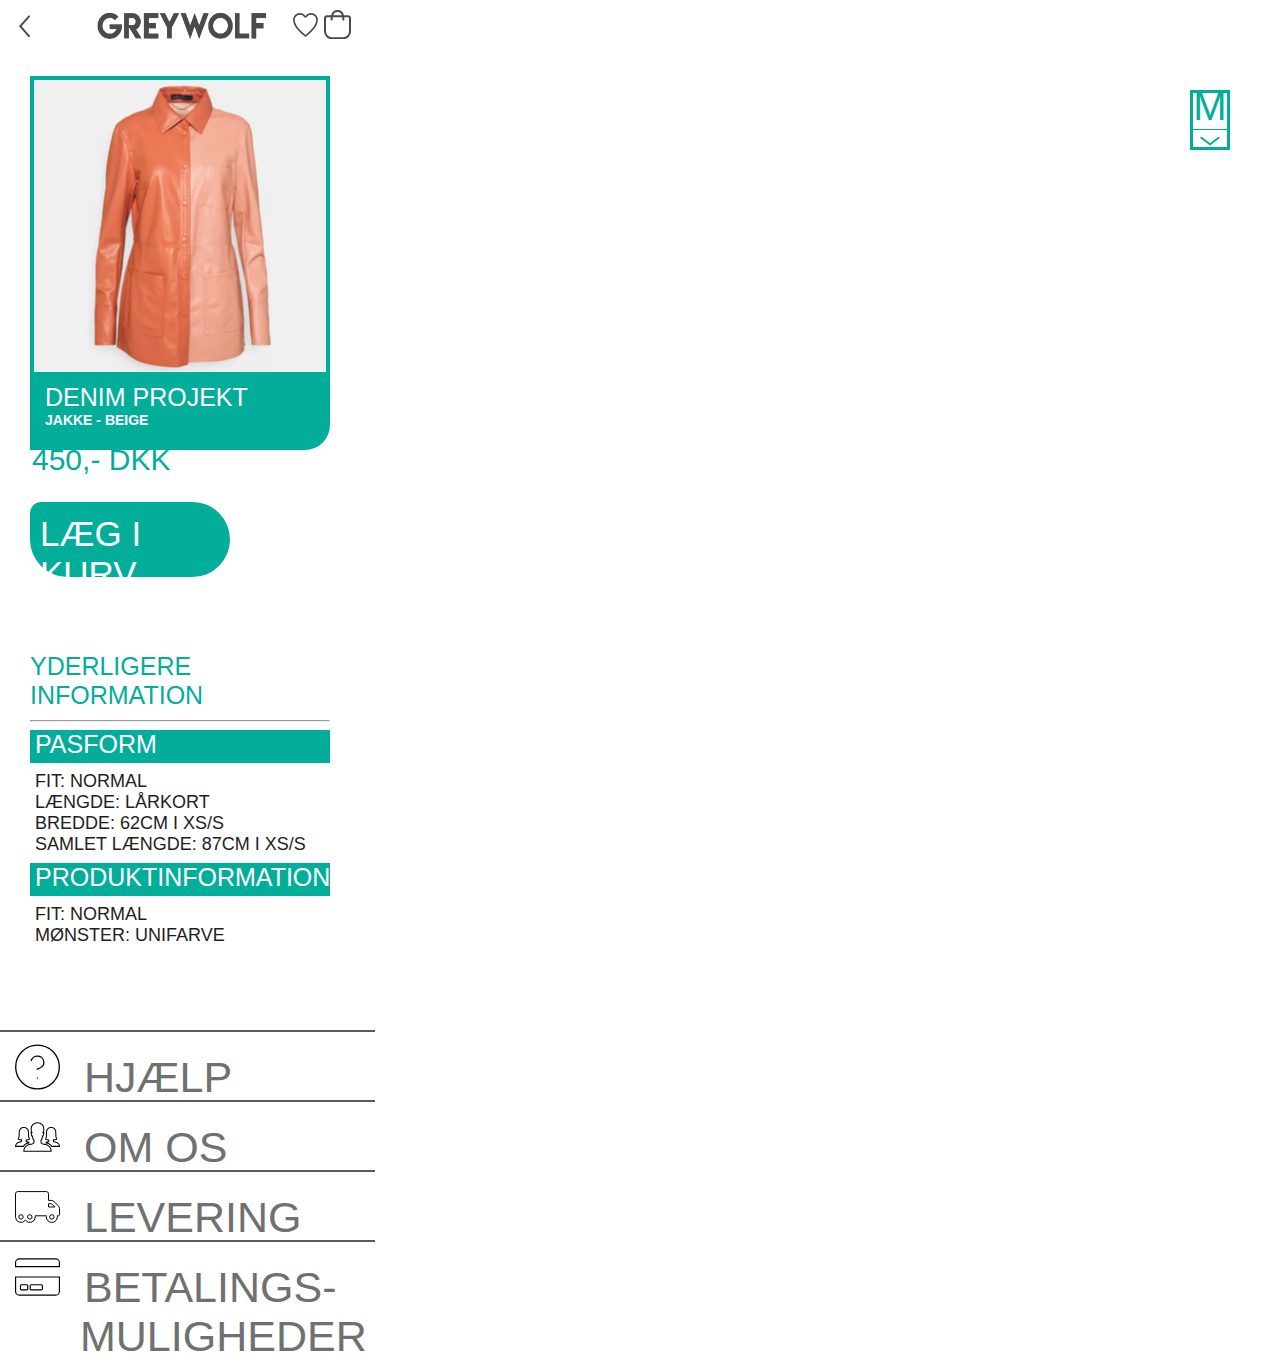
<file: GreyWolf/productsCoats.html>
<!DOCTYPE html>

<html lang="en" xmlns="http://www.w3.org/1999/xhtml">
<head>
    <meta charset="utf-8" />
    <meta name="viewport" content="width=device-width, initial-scale=1.0">
    <link rel="stylesheet" href="Style/Style1.css" type="text/css">
    <link rel="icon" href="Images/icon.png" type="image/png">
    <script src="js/Scroll.js"></script>
    <title>Grey Wolf - Denim Jakke</title>
</head>
<body>
    <header>
        <nav>
            <ul>
                <li id="floatleft">
                    <a href="products.html"><svg xmlns="http://www.w3.org/2000/svg" width="11.464" height="22.515" viewBox="0 0 11.464 22.515">
                        <g data-name="Group 41" transform="translate(2546.804 -384.088) rotate(90)">
                          <line data-name="Line 1" x2="9.767" y2="8.641" transform="translate(385.5 2536.751)" fill="none" stroke="#4b4a4a" stroke-linecap="round" stroke-width="2"/>
                          <line data-name="Line 2" x1="9.767" y2="8.641" transform="translate(395.425 2536.751)" fill="none" stroke="#4b4a4a" stroke-linecap="round" stroke-width="2"/>
                        </g>
                      </svg>                      
                      </a>
                </li>
                <li id="headerLogo">
                    <a href="index.html"><img src="Images/greywolflogo.png" alt="GWlogo"></a>
                </li>
                <li>
                    <a href="about.html"><svg xmlns="http://www.w3.org/2000/svg" width="27" height="29.317" viewBox="0 0 27 29.317">
                        <g data-name="Group 1" transform="translate(-82 -14.683)">
                          <g data-name="Rectangle 43" transform="translate(82 20)" fill="none" stroke="#4b4a4a" stroke-width="2">
                            <path d="M3,0H24a3,3,0,0,1,3,3V16a8,8,0,0,1-8,8H8a8,8,0,0,1-8-8V3A3,3,0,0,1,3,0Z" stroke="none"/>
                            <path d="M3,1H24a2,2,0,0,1,2,2V16a7,7,0,0,1-7,7H8a7,7,0,0,1-7-7V3A2,2,0,0,1,3,1Z" fill="none"/>
                          </g>
                          <path id="Path_12" data-name="Path 12" d="M915.728,26.114s-1.161-9.357,5.8-9.43,5.731,9.43,5.731,9.43" transform="translate(-826 -1)" fill="none" stroke="#4b4a4a" stroke-width="2"/>
                        </g>
                      </svg>
                      </a>
                </li>
                <li>
                    <a href="gallery.html"><svg xmlns="http://www.w3.org/2000/svg" width="24.96" height="24" viewBox="0 0 24.96 24">
                        <path id="Icon_ionic-ios-heart-empty" data-name="Icon ionic-ios-heart-empty" d="M21.615,3.938h-.06a6.827,6.827,0,0,0-5.7,3.12,6.827,6.827,0,0,0-5.7-3.12H10.1a6.784,6.784,0,0,0-6.72,6.78A14.605,14.605,0,0,0,6.243,18.68a50.26,50.26,0,0,0,9.612,9.258,50.26,50.26,0,0,0,9.612-9.258,14.605,14.605,0,0,0,2.868-7.962A6.784,6.784,0,0,0,21.615,3.938Zm2.5,13.752a46.02,46.02,0,0,1-8.256,8.136A46.088,46.088,0,0,1,7.6,17.683a12.944,12.944,0,0,1-2.544-6.966,5.091,5.091,0,0,1,5.052-5.094h.054a5.03,5.03,0,0,1,2.466.648,5.243,5.243,0,0,1,1.824,1.71,1.686,1.686,0,0,0,2.82,0A5.3,5.3,0,0,1,19.1,6.272a5.03,5.03,0,0,1,2.466-.648h.054a5.091,5.091,0,0,1,5.052,5.094A13.108,13.108,0,0,1,24.111,17.69Z" transform="translate(-3.375 -3.938)" fill="#4b4a4a"/>
                      </svg>
                      </a>
                </li>
            </ul>
        </nav>
    </header>
    
    <main id="mainProductsCoat">
        <img class="productImage" src="Images/denimcoat.png" alt="DENIM JAKKE">
        <div class="sizeBox" id="sizeBoxSize">
            <h2>M</h2>
        </div>
        <div class="sizeBox" id="sizeBoxArrow">
            <svg xmlns="http://www.w3.org/2000/svg" width="20.994" height="9.872" viewBox="0 0 20.994 9.872">
                <g data-name="Group 82" transform="translate(-384.096 -2535.348)">
                  <line data-name="Line 1" x2="9.02" y2="7.065" transform="translate(385.5 2536.751)" fill="none" stroke="#02ae9a" stroke-linecap="round" stroke-width="2"/>
                  <line data-name="Line 2" x1="9.02" y2="7.065" transform="translate(394.666 2536.751)" fill="none" stroke="#02ae9a" stroke-linecap="round" stroke-width="2"/>
                </g>
              </svg>
                         
        </div>

        <section class="offerBox" id="offerBox3">
            <h2>DENIM PROJEKT</h2>
            <h3>JAKKE - BEIGE</h3>
        </section>

        <section class="price">
            <h2>450,- DKK</h2>
        </section>

        <section class="offerBox" id="CartBox">
            <h1>LÆG I KURV</h1>
        </section>

        <section class="textFieldProduct" id="GreenInfo">
            <h3>
                YDERLIGERE INFORMATION
            </h3>
            <hr>
            <article class="GreenBCKinfo">
                <h3>
                    PASFORM
                </h3>
            </article>
            <p>
                FIT: NORMAL<br>
                LÆNGDE: LÅRKORT<br>
                BREDDE: 62CM I XS/S<br>
                SAMLET LÆNGDE: 87CM I XS/S<br>
            </p>
            <article class="GreenBCKinfo">
                <h3>
                    PRODUKTINFORMATION
                </h3>
            </article>
            <p>
                FIT: NORMAL<br>
                MØNSTER: UNIFARVE<br>
            </p>
        </section>




    </main>
    <footer id="footerProductsCoat"> 
        <ol>
            <li>
                <svg xmlns="http://www.w3.org/2000/svg" width="44.444" height="44.444" viewBox="0 0 33.444 33.444">
                    <g id="Icon_feather-help-circle" data-name="Icon feather-help-circle" transform="translate(-2.5 -2.5)">
                      <path id="Path_30" data-name="Path 30" d="M35.444,19.222A16.222,16.222,0,1,1,19.222,3,16.222,16.222,0,0,1,35.444,19.222Z" fill="none" stroke="#000" stroke-linecap="round" stroke-linejoin="round" stroke-width="1"/>
                      <path id="Path_31" data-name="Path 31" d="M13.635,13.745a4.867,4.867,0,0,1,9.458,1.622c0,3.244-4.867,4.867-4.867,4.867" transform="translate(0.867 0.611)" fill="none" stroke="#000" stroke-linecap="round" stroke-linejoin="round" stroke-width="1"/>
                      <path id="Path_32" data-name="Path 32" d="M18,25.5h0" transform="translate(1.222 1.833)" fill="none" stroke="#000" stroke-linecap="round" stroke-linejoin="round" stroke-width="1"/>
                    </g>
                  </svg>
                <h2>HJÆLP</h2>                      
            </li>
            <li>
                <svg xmlns="http://www.w3.org/2000/svg" width="43.422" height="28.569" viewBox="0 0 43.422 28.569">
                    <g id="Icon_ionic-ios-people" data-name="Icon ionic-ios-people" transform="translate(-1.715 -7.249)">
                      <path id="Path_33" data-name="Path 33" d="M30.168,28.959c-1.058-.378-2.787-.4-3.552-.69a5.019,5.019,0,0,1-1.644-.765,10.158,10.158,0,0,1-.274-2.693,4.35,4.35,0,0,0,.935-1.323,14.7,14.7,0,0,0,.454-2.6s.624.265.869-.983c.208-1.077.6-1.644.5-2.438s-.548-.6-.548-.6.548-.8.548-3.534c0-2.816-2.126-5.584-6.1-5.584s-6.113,2.778-6.113,5.584c0,2.73.539,3.534.539,3.534s-.444-.189-.548.6.283,1.361.5,2.438c.246,1.257.869.983.869.983a14.843,14.843,0,0,0,.454,2.6,4.35,4.35,0,0,0,.935,1.323,10.158,10.158,0,0,1-.274,2.693,4.83,4.83,0,0,1-1.644.756c-.756.293-2.485.331-3.552.709a6.668,6.668,0,0,0-4.327,6.349H34.485A6.655,6.655,0,0,0,30.168,28.959Z" transform="translate(2.054)" fill="none" stroke="#000" stroke-width="1"/>
                      <path id="Path_34" data-name="Path 34" d="M12.466,23.169s2.258-.076,3.156-.879c-1.464-2.22-.671-4.809-.973-7.228a3.986,3.986,0,0,0-4.412-3.855H10.2a4,4,0,0,0-4.374,3.855c-.3,2.409.539,5.291-.964,7.228.9.813,3.165.784,3.165.784h0a4.785,4.785,0,0,1-.094,1.587,2.386,2.386,0,0,1-1.134.52,21.922,21.922,0,0,0-2.447.68,3.978,3.978,0,0,0-2.135,3.515H9.8a6.788,6.788,0,0,1,3.023-2.816,6.344,6.344,0,0,1,2.334-.491s.359-.567-.822-.784a8.054,8.054,0,0,1-1.814-.633C12.343,24.445,12.466,23.169,12.466,23.169Z" transform="translate(0 1.189)" fill="none" stroke="#000" stroke-width="1"/>
                      <path id="Path_35" data-name="Path 35" d="M26.963,23.169s-2.258-.076-3.156-.879c1.464-2.22.671-4.809.973-7.228a3.986,3.986,0,0,1,4.412-3.855h.038a4,4,0,0,1,4.374,3.855c.3,2.409-.539,5.291.964,7.228-.9.813-3.165.784-3.165.784h0a4.785,4.785,0,0,0,.094,1.587,2.386,2.386,0,0,0,1.134.52,21.922,21.922,0,0,1,2.447.68,3.978,3.978,0,0,1,2.135,3.515H29.628A6.788,6.788,0,0,0,26.6,26.561a6.344,6.344,0,0,0-2.334-.491s-.359-.567.822-.784a8.054,8.054,0,0,0,1.814-.633C27.086,24.445,26.963,23.169,26.963,23.169Z" transform="translate(7.422 1.189)" fill="none" stroke="#000" stroke-width="1"/>
                    </g>
                  </svg>                      
                <h2>OM OS</h2>
            </li>
            <li>
                <svg xmlns="http://www.w3.org/2000/svg" width="46" height="32.5" viewBox="0 0 46 32.5">
                    <path id="Icon_awesome-truck-moving" data-name="Icon awesome-truck-moving" d="M43.685,16.685l-4.113-4.113a4.5,4.5,0,0,0-3.185-1.315H33.75V4.5A2.248,2.248,0,0,0,31.5,2.25H2.25A2.248,2.248,0,0,0,0,4.5V28.125a5.611,5.611,0,0,0,10.125,3.347A5.611,5.611,0,0,0,20.25,28.125,5.926,5.926,0,0,0,20.138,27H31.613a5.4,5.4,0,0,0-.112,1.125,5.625,5.625,0,1,0,11.25,0A5.926,5.926,0,0,0,42.638,27h1.237A1.128,1.128,0,0,0,45,25.875V19.863A4.485,4.485,0,0,0,43.685,16.685ZM5.625,30.375a2.25,2.25,0,1,1,2.25-2.25A2.257,2.257,0,0,1,5.625,30.375Zm9,0a2.25,2.25,0,1,1,2.25-2.25A2.257,2.257,0,0,1,14.625,30.375ZM33.75,14.625h2.637a1.117,1.117,0,0,1,.795.33L40.226,18H33.75Zm3.375,15.75a2.25,2.25,0,1,1,2.25-2.25A2.257,2.257,0,0,1,37.125,30.375Z" transform="translate(0.5 -1.75)" fill="none" stroke="#000" stroke-width="1"/>
                  </svg>                      
                <h2>LEVERING</h2>
            </li>
            <li id="footer4li">
                <svg xmlns="http://www.w3.org/2000/svg" width="38.85" height="32.205" viewBox="0 0 38.85 32.205">
                    <path id="Icon_awesome-credit-card" data-name="Icon awesome-credit-card" d="M0,30.112a3.254,3.254,0,0,0,3.154,3.343H34.7a3.254,3.254,0,0,0,3.154-3.343V17.853H0Zm12.617-4.737a.816.816,0,0,1,.789-.836h8.937a.816.816,0,0,1,.789.836v2.786a.816.816,0,0,1-.789.836H13.405a.816.816,0,0,1-.789-.836Zm-8.411,0a.816.816,0,0,1,.789-.836H9.725a.816.816,0,0,1,.789.836v2.786A.816.816,0,0,1,9.725,29H4.994a.816.816,0,0,1-.789-.836ZM37.85,5.593V8.937H0V5.593A3.254,3.254,0,0,1,3.154,2.25H34.7A3.254,3.254,0,0,1,37.85,5.593Z" transform="translate(0.5 -1.75)" fill="none" stroke="#000" stroke-width="1"/>
                  </svg>                      
                <h2>BETALINGS-</h2>
                <h2 id="linechange">MULIGHEDER</h2>
            </li>
        </ol>
    </footer>

</body>
</html>
</file>
<file: GreyWolf/Style/Style1.css>
﻿@import url('https://fonts.googleapis.com/css2?family=Montserrat:wght@100&family=Oswald:wght@200;300;400;500;600&display=swap');
@import url('https://fonts.googleapis.com/css2?family=Raleway:wght@100;200;300;400;500;600;700;800;900&display=swap');

html {
	scroll-behavior: smooth;
}

body {
	background-color: white;
	margin: 0 auto;
}

main {
	width: 370px;
	height: 2976px;
}

#mainFrontPage {
	height: 2976px;
}

#mainProductsCoat {
	height: 1000px;
}

#mainProducts {
	height: 1550px;
}

header {
	position: relative;
	width: 375px;
	height: 55px;
}

header a {
	text-decoration: none;
	color: black;
}

header ul {
	background-color: white;
	width: 97%;
	font-size: 30px;
	padding-right: 15px;
	padding-left: 5px;
	float: right;
	margin: 0;
}

header li {
	float: right;
	display: inline;
	padding: 10px 3px;
}

header img {
	position: absolute;
	top: -17px;
	left: 97px;
	height: 90px;
	width: 170px;
}

#floatleft {
	float: left;
}

.imagebox {
	position: fixed;
	height: 845px;
	width: 375px;
	background-image: url("../Images/kvindeforsidebillede.png");
	background-size: 375px 845px;
}

.imagebox2 {
	position: absolute;
	height: 700px;
	width: 375px;
	top: 538px;
}

.imagebox2 img {
	height: 100%;
	width: 100%;
}

.imagebox3 {
	position: absolute;
	height: 410px;
	width: 375px;
	top: 1480px;
}

.imagebox3 img {
	width: 100%;
	height: 100%;
}

#imagebox3top {
	top: 2000px;
}

.circle {
	position: absolute;
	top: 185px;
	left: 30px;
	height: 200px;
	width: 200px;
	background-color: rgba(233, 255, 228, 0.9);
	border: 10px solid rgba(233, 255, 228, 0.2);
	border-radius: 50%;
}

#paddingtop {
	padding-top: 60px;
}

.circle h3 {
	font-size: 22px;
	text-align: center;
	font-family: 'Segoe UI', Tahoma, Geneva, Verdana, sans-serif;
	font-weight: 100;
	margin: 1px;
	color: black;
}

.circle h2 {
	font-size: 34px;
	text-align: center;
	font-family: 'Segoe UI', Tahoma, Geneva, Verdana, sans-serif;
	font-weight: 100;
	margin: 1px;
	color: black;
}

.shopbutton {
	position: absolute;
	top: 560px;
	left: 64.5px;
	height: 80px;
	width: 240px;
	background-color: rgba(116, 116, 116, 0.6);
	border: 3px solid #E6FFE2;
	text-align: center;
	border-radius: 50px;
	text-decoration: none;
}

.shopbutton h1 {
	font-size: 48px;
	margin-top: 4px;
	color: #E6FFE2;
	font-family:'Segoe UI', Tahoma, Geneva, Verdana, sans-serif;
	font-weight: 500;
}

.textfieldGreen {
	position: absolute;
	width: 375px;
	background-color: #E6FFE2;
	border-bottom: 8px solid #02AE9A;
}

.textfieldGreen h3 {
	font-size: 26px;
	font-family: 'Segoe UI', Tahoma, Geneva, Verdana, sans-serif;
	font-weight: 10;
	margin: 35px;
	color: #019C87;
}

.textfieldGreen h2 {
	font-size: 34px;
	font-family: 'Segoe UI', Tahoma, Geneva, Verdana, sans-serif;
	font-weight: 600;
	margin: 35px;
	color: #019C87;
}

#textfieldGreen1 {
	top: 1180px;
	height: 300px;
}

#textfieldGreen2 {
	top:1853px;
	height: 150px;
	border-top: 8px solid #02AE9A;
	padding-top: 25px;
}

#textfieldGreen2 h2 {
	font-size: 48px;
	font-weight: 100;
}

#textfieldGreen3 {
	top: 2409px;
	height: 285px;
	border-top: 8px solid #02AE9A;
	padding-top: 25px;
	border-bottom: none;
}

#textfieldGreen3 h2 {
	font-size: 48px;
	font-weight: 100;
}

.offerBox {
	position: absolute;
	z-index: 1;
	left: 30px;
	height: 75px;
	width: 240px;
	border-bottom-left-radius: 25px;
	border-bottom-right-radius: 25px;
	background-color: #02AE9A;
	padding-left: 10px;
	color: white;
}

.offerBox h2 {
	font-size: 25px;
	font-family: 'Segoe UI', Tahoma, Geneva, Verdana, sans-serif;
	font-weight: 500;
	margin: 8px 0px 0px 10px;
}

.offerBox h3 {
	font-size: 14px;
	font-family: 'Segoe UI', Tahoma, Geneva, Verdana, sans-serif;
	font-weight: 600;
	margin: 0px 0px 0px 10px;
}

#offerBox1 {
	top: 1853px;
}

#offerBox2 {
	top: 2409px;
}

#offerBox3 {
	top: 375px;
	width: 300px;
	border-bottom-left-radius: 0px;
	padding-left: 5px;
}

.readmore {
	position: absolute;
	top: 690px;
	left: 134px;
	text-align: center;
}

.readmore h3 {
	font-size: 25px;
	font-family: 'Segoe UI', Tahoma, Geneva, Verdana, sans-serif;
	margin-bottom: 2px;
	color: #5B5B5B;
}

.readmore:hover {
	cursor: pointer;
}

.socials {
	position: relative;
	height: 44px;
	width: 375px;
	margin: 0;
}

.socials a {
	text-decoration: none;
}

.socials ul {
	position: absolute;
	left: 100px;
	top: 50px;
}

.socials li {
	display: inline;
	padding-right: 20px;
}

footer {
	position: absolute;
	height: 338px;
	width: 375px;
}

footer ol {
	list-style-type: none;
	margin: auto;
	padding-left: 0;
	height: 100%;
}

footer li {
	border-top: 2px solid #5B5B5B;
	height: 70px;
}

#footer4li {
	height: 120px;
}

footer svg {
	height: 60px;
	width: 80px;
	padding: 10px 20px 0px 15px;
}

footer h2 {
	display: inline;
	font-size: 43px;
	font-family: 'Segoe UI', Tahoma, Geneva, Verdana, sans-serif;
	font-weight: 200;
	color: #707070;
}

#footerFrontpage {
	top: 2692px;
	background-color: #E6FFE2;
}

#footerProductsCoat {
	top: 1030px;
}

#footerProducts {
	top: 1350px;
}

#linechange {
	margin-left: 80px;
}


/*Begyndelsen af productsCoats CSS*/


.productImage {
	position: relative;
	height: 300px;
	width: 300px;
	border: 4px solid #02AE9A;
	margin: 20px 30px 0px 30px;
}

.sizeBox {
	position: absolute;
	right: 50px;
	z-index: 1;
	width: 40px;
	border: 3px solid #02AE9A;
	text-align: center;
}

#sizeBoxSize {
	top: 90px;
	height: 40px;
	border-bottom: 1px solid #02AE9A;
}

#sizeBoxSize h2 {
	font-family: 'Segoe UI', Tahoma, Geneva, Verdana, sans-serif;
	font-size: 40px;
	font-weight: 100;
	margin-top: -9px;
	color: #02AE9A;
}

#sizeBoxArrow {
	top: 130px;
	height: 20px;
	border-top: 0px;
}

#sizeBoxArrow svg {
	height: 20px;
	width: 20px;
	padding-top: 2px;
}

.price {
	color:#02AE9A;
	margin: 70px 0px 0px 32px;
}

.price h2 {
	font-family: 'Segoe UI', Tahoma, Geneva, Verdana, sans-serif;
	font-size: 30px;
	font-weight: 300;
	margin-top: -7px;
}

#CartBox {
	width: 200px;
	border-radius: 50px;
	border-top-left-radius: 15px;
	padding-left: 10px;
}

#CartBox h1 {
	font-size: 35px;
	font-family: 'Segoe UI', Tahoma, Geneva, Verdana, sans-serif;
	font-weight: 100;
	margin-top: 12px;
}

.textFieldProduct {
	width: 300px;
	height: 20px;
	margin-left: 30px;
}

#GreenInfo {
	margin: 175px 0px 0px 30px;
	color: #02AE9A;
}

.textFieldProduct h3 {
	margin: 0;
	font-family: 'Segoe UI', Tahoma, Geneva, Verdana, sans-serif;
	font-size: 25px;
	font-weight: 300;
}

.textFieldProduct p {
	margin: 8px 0px 8px 5px;
	color: #1E1E1E;
	font-family: 'Segoe UI', Tahoma, Geneva, Verdana, sans-serif;
	font-weight: 300;
	font-size: 18px;
}

hr {
	margin-top: 10px;
	color: #02AE9A;
}

.GreenBCKinfo {
	width: 300px;
	height: 33px;
	color: white;
	background-color: #02AE9A;
}

.GreenBCKinfo h3 {
	font-family: 'Segoe UI', Tahoma, Geneva, Verdana, sans-serif;
	font-size: 25px;
	font-weight: 300;
	padding-left: 5px;
}


/*Begyndelsen af Products CSS*/


.CategoryTitle {
	text-align: center;
}

.CategoryTitle h1 {
	font-family: 'Segoe UI', Tahoma, Geneva, Verdana, sans-serif;
	font-size: 50px;
	font-weight: 200;
	margin: 0px 0px 10px 0px;
}

.CategoryFilter {
	height: 40px;
	width: 300px;
	border: solid 2px #707070;
	margin: 0px 0px 5px 30px;
	border-radius: 10px;
}

.CategoryFilter h3 {
	margin: 0;
	font-family: 'Segoe UI', Tahoma, Geneva, Verdana, sans-serif;
	font-weight: 200;
}

.CategoryFilter svg {
	margin-bottom: 5px;
}

* {
	box-sizing: border-box;
}

.Products {
	width: 300px;
	height: 800px;
	margin: 0px 0px 0px 30px;
}

.Products h3 {
	color: #02AE9A;
	font-family: 'Segoe UI', Tahoma, Geneva, Verdana, sans-serif;
	font-weight: 200px;
	font-size: 15px;
	margin: 2px;
}

.ProductsContent {
	position: relative;
	height: 250px;
	width: 48%;
	border: 5px solid #02AE9A;
	float: left;
}

.ProductsContentLeft {
	position: relative;
	height: 250px;
	width: 48%;
	border: 5px solid #02AE9A;
	float: left;
	margin-right: 12px;
}

.ProductsContentLeft img {
	display: block;
	height: 240px;
	width: 134px;
}

.ProductsContentLeft .heartBox {
	position: absolute;
	top: 27px;
	right: 0px;
}

.ProductsContent img {
	display: block;
	height: 240px;
	width: 134px;
}

.ProductsContent .heartBox {
	position: absolute;
	top: 27px;
	right: 0px;
}

.infoBoxGreen {
	height: 60px;
	width: 48%;
	background-color: #02AE9A;
	float: left;
	border-bottom-right-radius: 15px;
}

.infoBoxGreen a {
	text-decoration: none;
}

.infoBoxGreen h2 {
	font-size: 17px;
	font-family: 'Segoe UI', Tahoma, Geneva, Verdana, sans-serif;
	font-weight: 400;
	margin: 0px 0px 0px 5px;
	color: white;
}

.infoBoxGreen h3 {
	font-size: 15px;
	font-family: 'Segoe UI', Tahoma, Geneva, Verdana, sans-serif;
	font-weight: 400;
	margin: 0px 0px 0px 5px;
	color: white;
}

.infoBoxGreenLeft {
	height: 60px;
	width: 48%;
	background-color: #02AE9A;
	float: left;
	border-bottom-right-radius: 15px;
	margin-right: 12px;
}

.infoBoxGreenLeft a {
	text-decoration: none;
}

.infoBoxGreenLeft h2 {
	font-size: 17px;
	font-family: 'Segoe UI', Tahoma, Geneva, Verdana, sans-serif;
	font-weight: 400;
	margin: 0px 0px 0px 5px;
	color: white;
}

.infoBoxGreenLeft h3 {
	font-size: 15px;
	font-family: 'Segoe UI', Tahoma, Geneva, Verdana, sans-serif;
	font-weight: 400;
	margin: 0px 0px 0px 5px;
	color: white;
}

.heartBox {
	height: 43px;
	width: 43px;
	background-color: #02AE9A;
	padding: 10px; 
}

.price2 {
	height: 40px;
	width: 48%;
	float: left;
	margin: 0px 0px 20px 0px;

}

.price2left {
	height: 40px;
	width: 48%;
	float: left;
	margin: 0px 12px 20px 0px;
}

.price2 h2 {
	font-family: 'Segoe UI', Tahoma, Geneva, Verdana, sans-serif;
	font-size: 30px;
	font-weight: 300;
	margin: 0;
	color: #02AE9A;
}

.price2left h2 {
	font-family: 'Segoe UI', Tahoma, Geneva, Verdana, sans-serif;
	font-size: 30px;
	font-weight: 300;
	margin: 0;
	color: #02AE9A;
}
</file>
